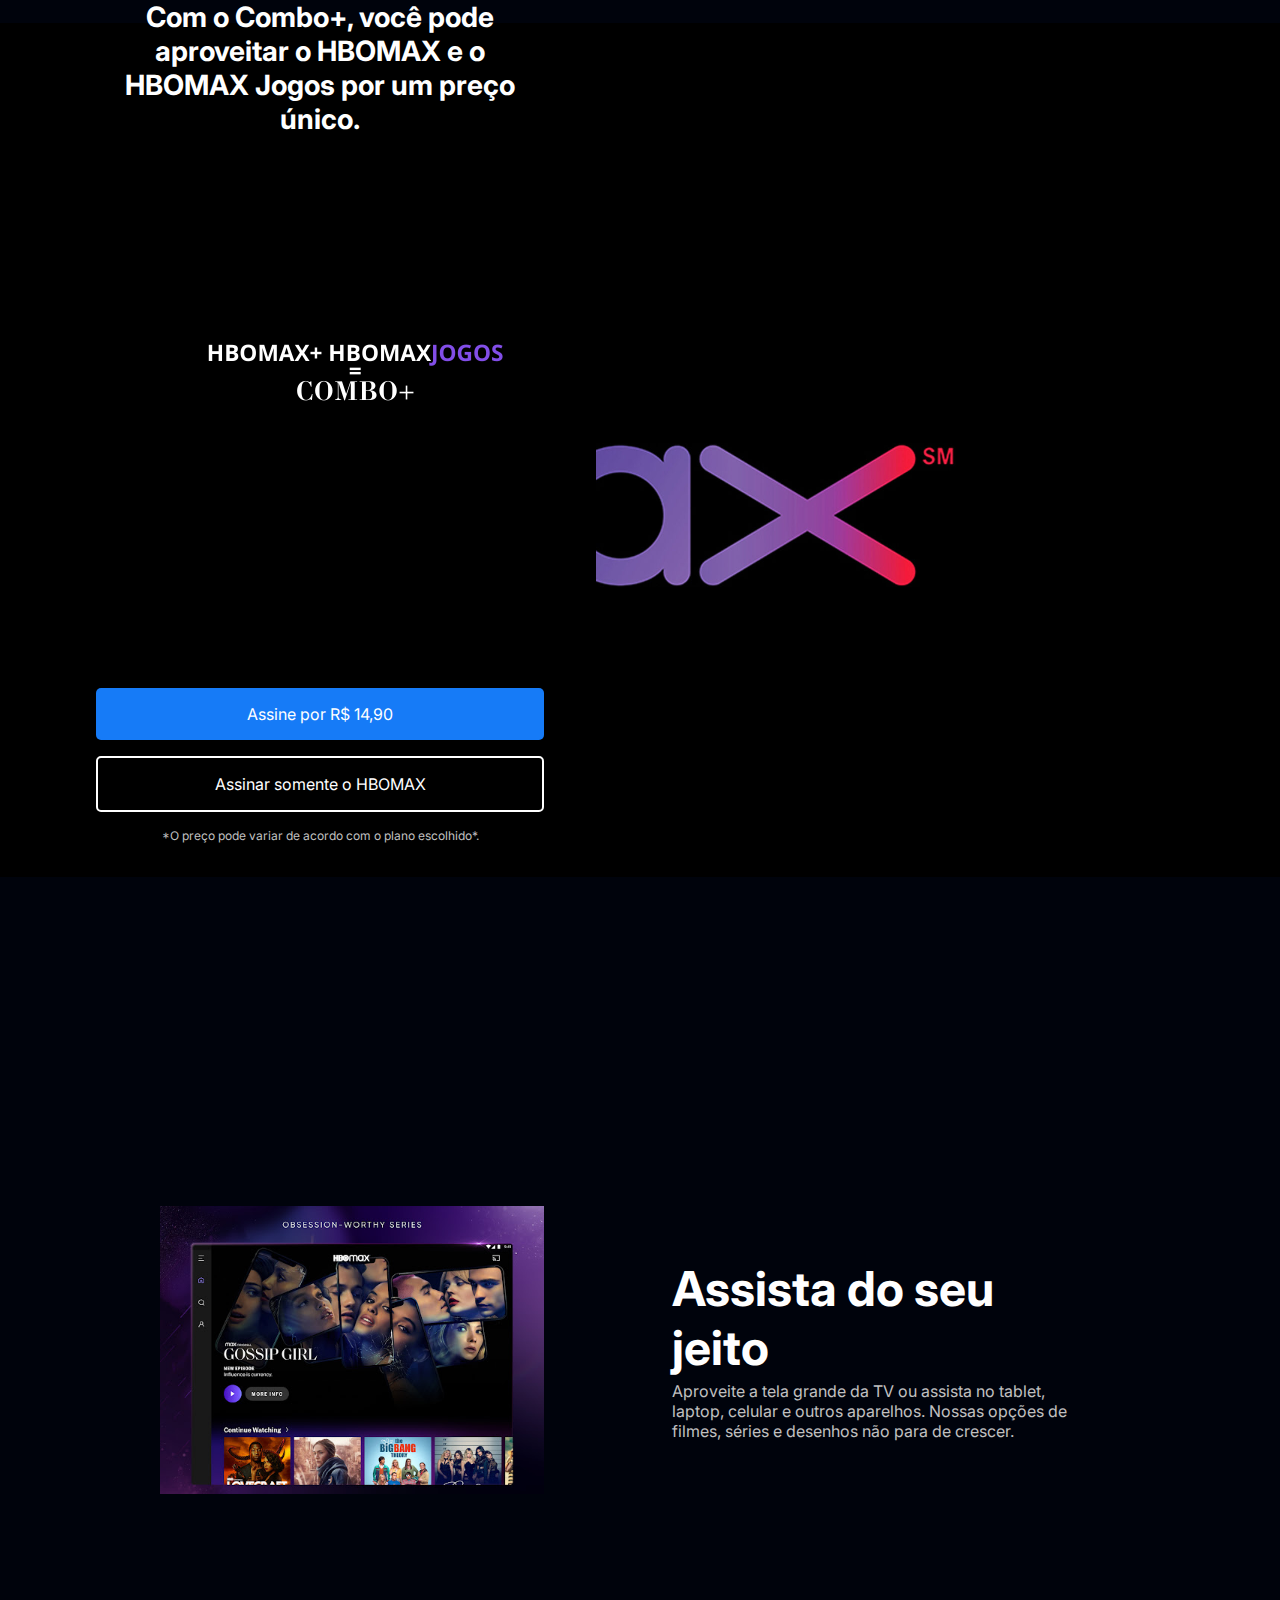
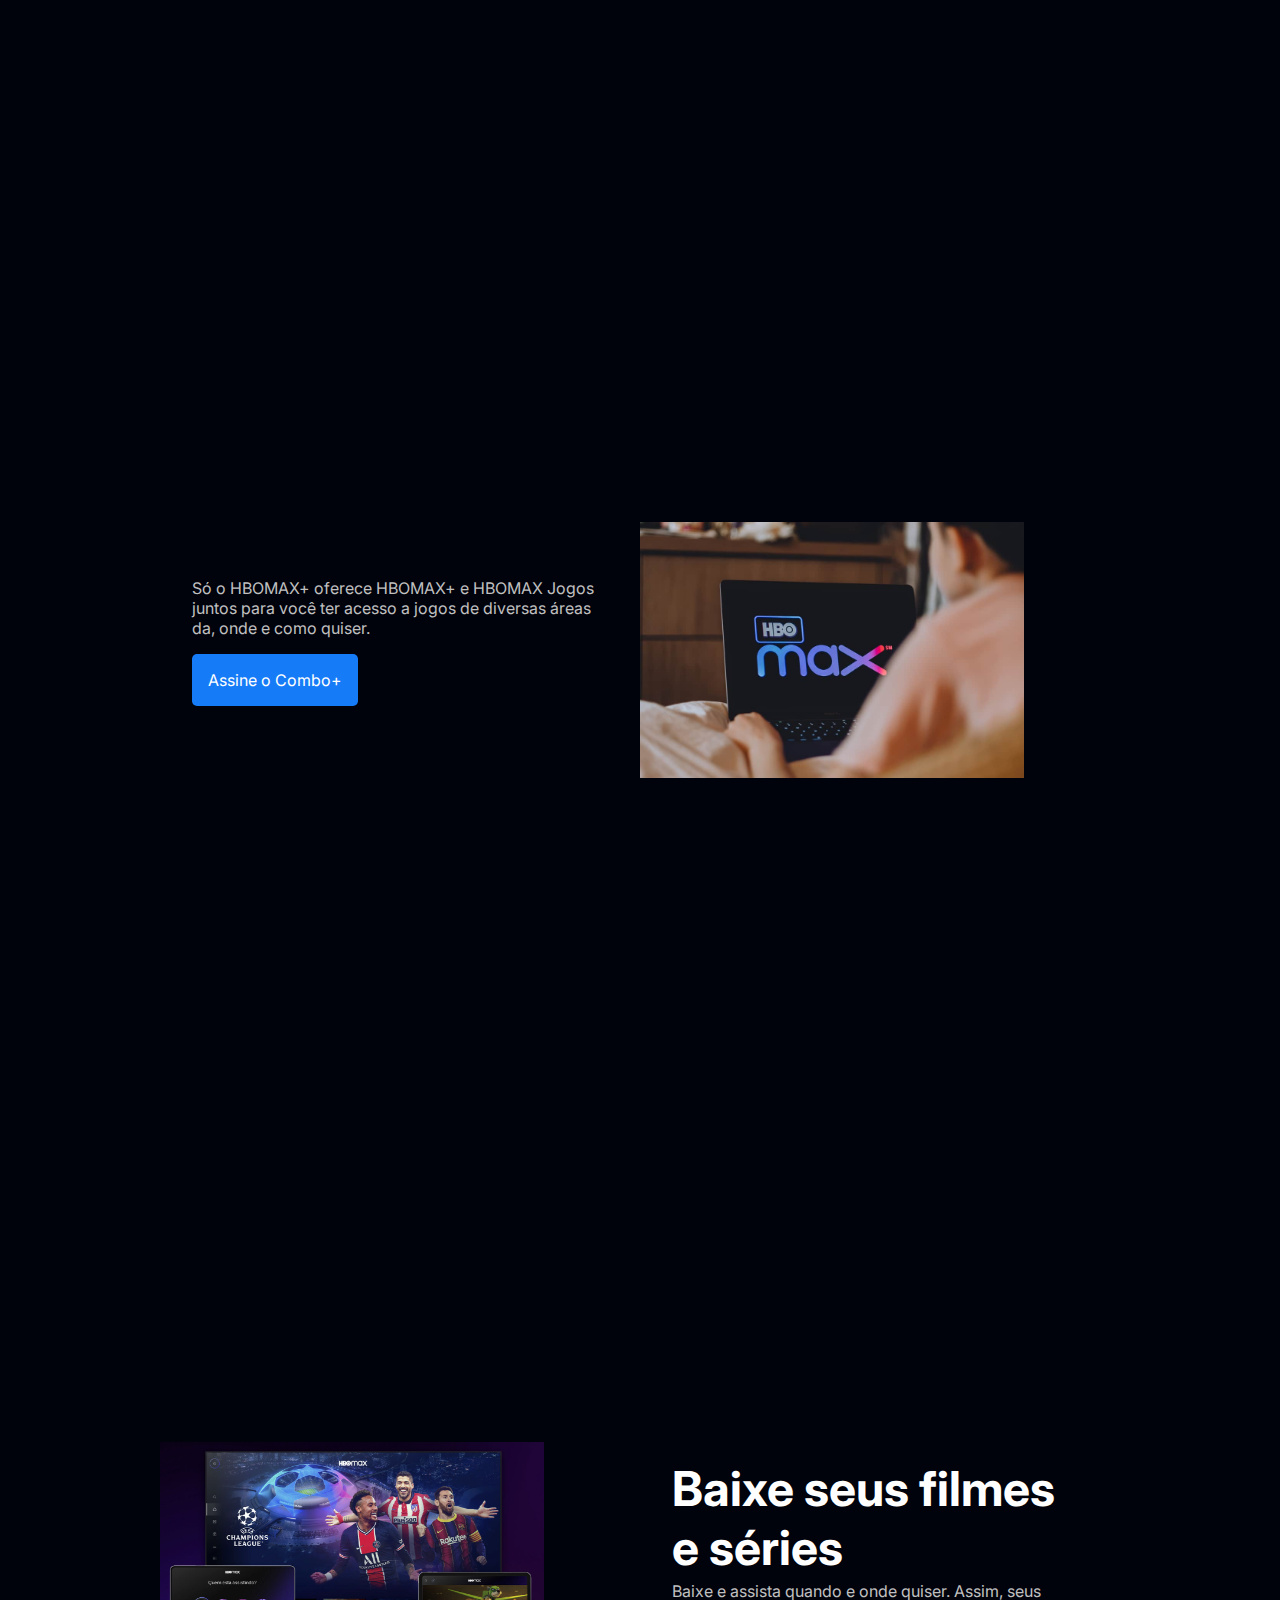
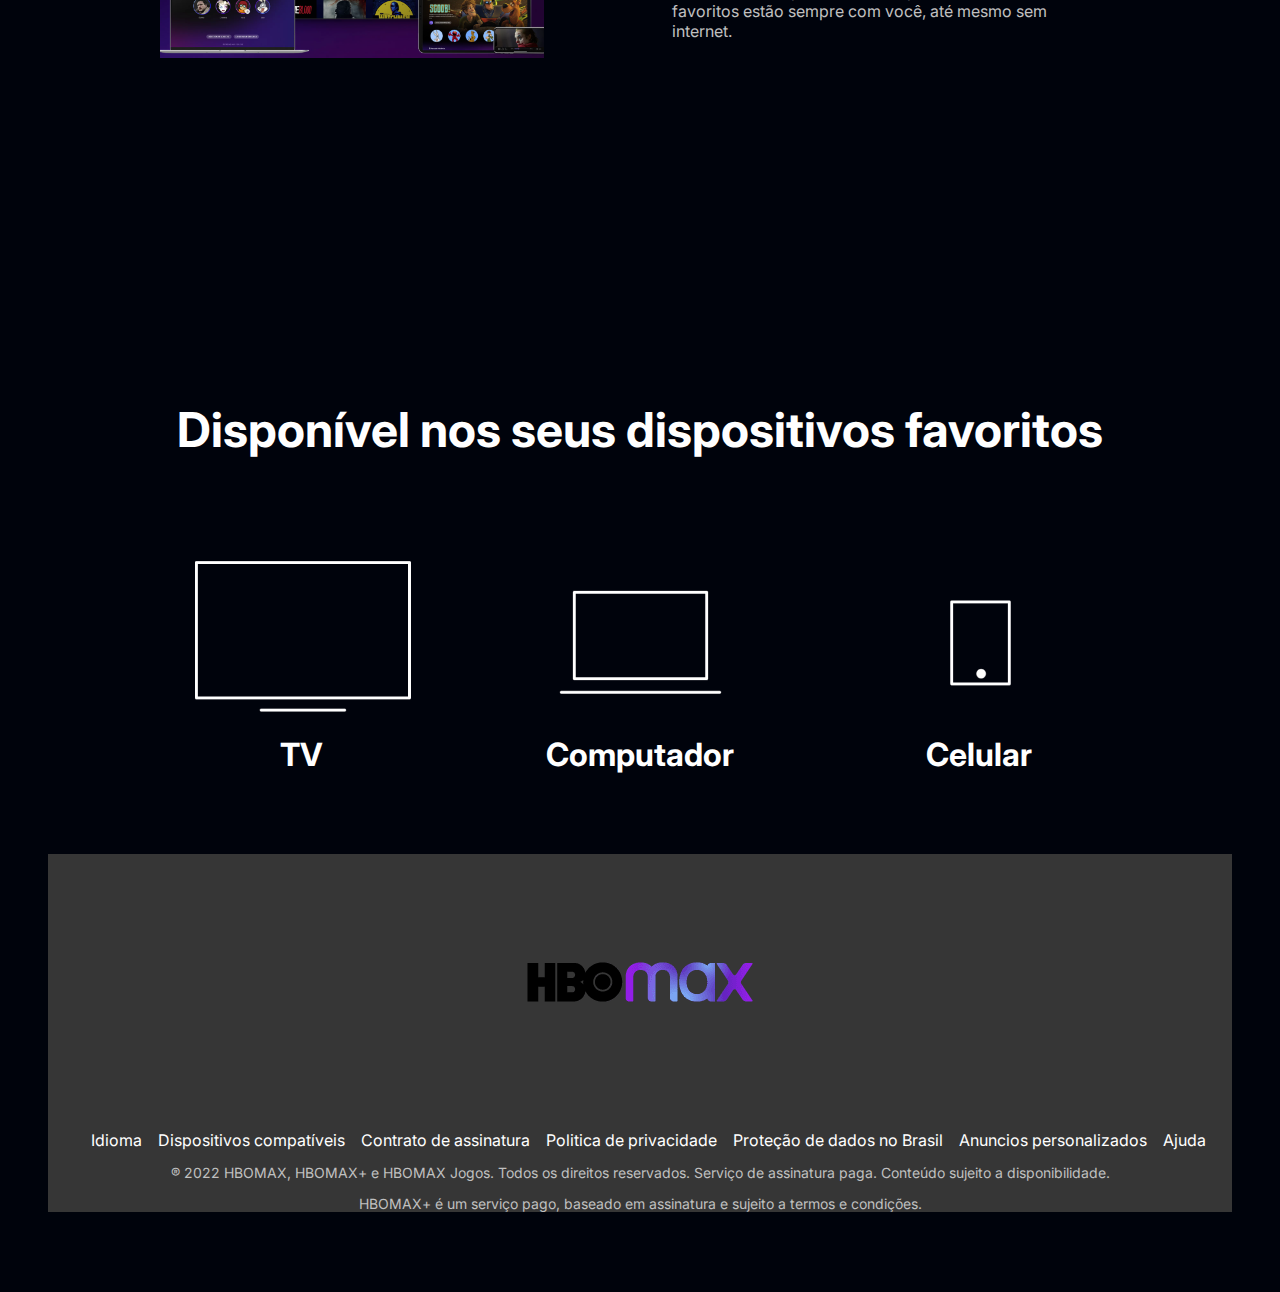
<file: index.html>
<!DOCTYPE html>
<html>
<head>
    <title>HBOMAX+</title>
    <meta charset="UTF-8">
    <meta name="viewport" content="width=device-width, initial-scale=1">
    <link rel="stylesheet" href="styles.css">
    <link rel="preconnect" href="https://fonts.googleapis.com">
    <link rel="preconnect" href="https://fonts.gstatic.com" crossorigin>
    <link href="https://fonts.googleapis.com/css2?family=Inter:wght@400;700&display=swap" rel="stylesheet">
</head>
<body>
    <section class="principal container">
        <div class="container__caixa">
            <h1 class="container__titulo">Com o Combo+, você pode aproveitar o HBOMAX e o HBOMAX Jogos por um preço
                único.</h1>
            <img src="Combo.png" alt="O combo+ é a junção do alura+ e o alura língua" class="container__imagem">
            <a href="https://www.hbomax.com/br/pt?utm_id=sa%7c71700000085056384%7c58700007207970263%7cp64668707399&gclid=Cj0KCQjwgYSTBhDKARIsAB8Kuks46hAeaKeYqL7hOnGws40DhqPkFScAcYRY26b-OhcZ5PEiBPOMtecaAsB4EALw_wcB&gclsrc=aw.ds" class="container__botao">Assine por R$ 14,90</a>
            <a href="https://www.hbomax.com/br/pt?utm_id=sa%7c71700000085056384%7c58700007207970263%7cp64668707399&gclid=Cj0KCQjwgYSTBhDKARIsAB8Kuks46hAeaKeYqL7hOnGws40DhqPkFScAcYRY26b-OhcZ5PEiBPOMtecaAsB4EALw_wcB&gclsrc=aw.ds" class="container__botao botao_secundario">Assinar somente o HBOMAX</a>
            <p class="container__aviso">*O preço pode variar de acordo com o plano escolhido*.</p>
        </div>
    </section>
    <section class="container secundario">
        <img src="plataforma.jpg" alt="Um monitor e um celular com a alura plus aberta" class="secundario__imagem">
        <div class="container__descricao">
            <h2 class="descricao__titulo">Assista do seu jeito</h2>
            <p class="descricao__texto">Aproveite a tela grande da TV ou assista no tablet, laptop, celular e outros
                aparelhos. Nossas opções de filmes, séries e desenhos não para de crescer.</p>
        </div>
    </section>
    <section class="container secundario">
        <div class="container__descricao">
            <p class="descricao__texto">
                Só o HBOMAX+ oferece HBOMAX+ e HBOMAX Jogos juntos para você ter acesso a jogos de diversas áreas da, onde e como quiser.
            </p>
            <a href="https://www.hbomax.com/br/pt?utm_id=sa%7c71700000085056384%7c58700007207970263%7cp64668707399&gclid=Cj0KCQjwgYSTBhDKARIsAB8Kuks46hAeaKeYqL7hOnGws40DhqPkFScAcYRY26b-OhcZ5PEiBPOMtecaAsB4EALw_wcB&gclsrc=aw.ds" class="container__botao secundario__botao" container>Assine o Combo+</a>
        </div>
        <img src="pagina_inicial.jpg" alt="Tela do alura+ e alura língua" class="secundario__imagem">
    </section>
    <section class="container secundario">
        <img src="hbo.png" alt="Notebook com a página do curso HTML5 e CSS3 da Alura aberta"
            class="secundario__imagem">
        <div class="container__descricao">
            <h2 class="descricao__titulo">Baixe seus filmes e séries</h2>
            <p class="descricao__texto">Baixe e assista quando e onde quiser. Assim, seus favoritos estão sempre com
                você, até mesmo sem internet.</p>
        </div>
    </section>
    <section class="dispositivos">
        <h2 class="dispositivos__titulo">Disponível nos seus dispositivos favoritos</h2>
        <ul class="dispositivos__lista">
            <li>
                <img src="tv.png" alt="Ícone de televisão">
                <h3 class="lista__item">TV</h3>
            </li>
            <li>
                <img src="computador.png" alt="Ícone de computador">
                <h3 class="lista__item">Computador</h3>
            </li>
            <li>
                <img src="celular.png" alt="Ícone de celular">
                <h3 class="lista__item">Celular</h3>
            </li>
        </ul>
    </section>

    <footer class="rodape">
        <img src="logo.png" alt="Alura+" class="rodape__logo">
        <ul class="rodape__lista">
            <li class="lista__link">
                <a href="#">Idioma</a>
            </li>
            <li class="lista__link">
                <a href="#">Dispositivos compatíveis</a>
            </li>
            <li class="lista__link">
                <a href="#">Contrato de assinatura</a>
            </li>
            <li class="lista__link">
                <a href="#">Politica de privacidade</a>
            </li>
            <li class="lista__link">
                <a href="#">Proteção de dados no Brasil</a>
            </li>
            <li class="lista__link">
                <a href="#">Anuncios personalizados</a>
            </li>
            <li class="lista__link">
                <a href="#">Ajuda</a>
            </li>
        </ul>
        <p class="rodape__texto">® 2022 HBOMAX, HBOMAX+ e HBOMAX Jogos. Todos os direitos reservados. Serviço de
            assinatura paga. Conteúdo sujeito a disponibilidade.</p>
        <p class="rodape__texto">HBOMAX+ é um serviço pago, baseado em assinatura e sujeito a termos e condições.</p>
    </footer>

</body>

</html>
</file>
<file: styles.css>
:root {
    --branco-principal: #FFFFFF;
    --cinza-secundario: #C0C0C0;
    --botao-azul: #167BF7;
    --cor-de-fundo: #00030C;
    --fonte-principal: 'Inter';
}
body {
    background-color: var(--cor-de-fundo);
    color: var(--branco-principal);
    font-family: var(--fonte-principal);
    font-size: 16px;
    font-weight: 400;
}
* {
    margin: 0;
    padding: 0;
}
.principal {
    background-image: url("b.jpg");
    background-repeat: no-repeat;
    background-size: contain;
    background-position: right 50%;
   
    text-align: center;
}
.container {
    height: 100vh;
    display: grid;
    grid-template-columns: 50% 50%;
}
.container__botao {
    background-color: var(--botao-azul);
    border-radius: 5px;
    padding: 1em;
    color: var(--branco-principal);
    display: block;
    text-decoration: none;
    margin-bottom: 1em;
}
.botao_secundario {
    background-color: transparent;
    border: 2px solid var(--branco-principal)
}
.container__aviso {
    font-size: 12px;
    color: var(--cinza-secundario);
}
.container__titulo {
    font-size: 28px;
    font-weight: 700;
}
.container__imagem {
    margin: 1em 0 2em 0;
}
.container__caixa {
    margin: 0 6em;
}
.secundario__imagem {
    width: 80%;
}
.secundario {
    align-items: center;
    margin: 0 10em;
}
.descricao__titulo {
    font-weight: 700;
    font-size: 48px;
    color: var(--branco-principal);
    margin-bottom: 0.1em;
}
.descricao__texto {
    color: var(--cinza-secundario);
}
.secundario__botao {
    display: inline-block;
    margin-top: 1em;
}
.container__descricao {
    padding: 2em;
}
.dispositivos__lista {
    display: flex;
    justify-content: center;
    list-style-type: none;
    margin: 5em 0;
}
.dispositivos {
    text-align: center;
}
.dispositivos__titulo {
    font-size: 48px;
    color: var(--branco-principal);
}
.lista__item {
    font-size: 32px;
    color: var(--branco-principal);
}

.rodape {
    text-align: center;
    margin: 5em 3em;
    background-color: #363636;
}

.rodape__lista {
    display: flex;
    justify-content: center;
    list-style-type: none;
    margin-top: 1em;
}

.lista__link a{
    text-decoration: none;
    color: var(--branco-principal);
    margin-left: 1em;
}

.rodape__texto {
    margin: 1em 0;
    color: var(--cinza-secundario);
    font-size: 14px;
}
</file>
